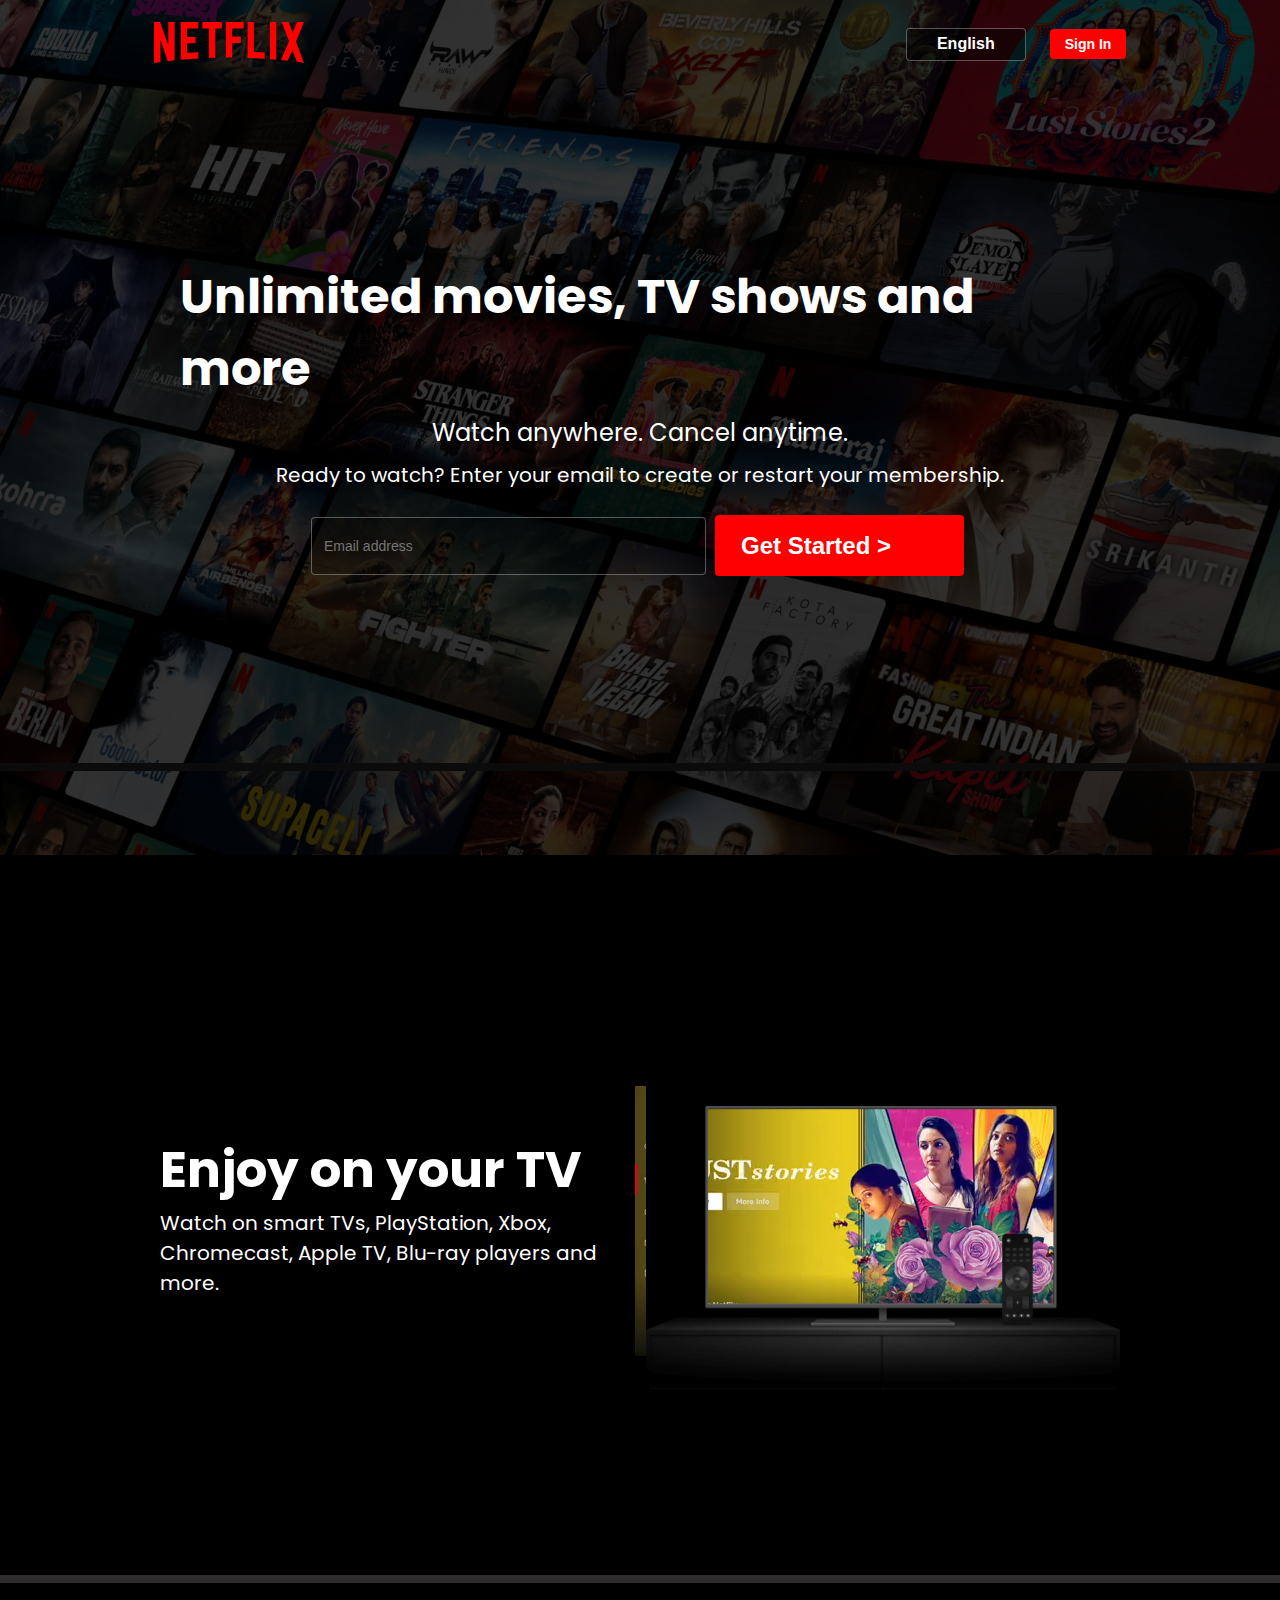
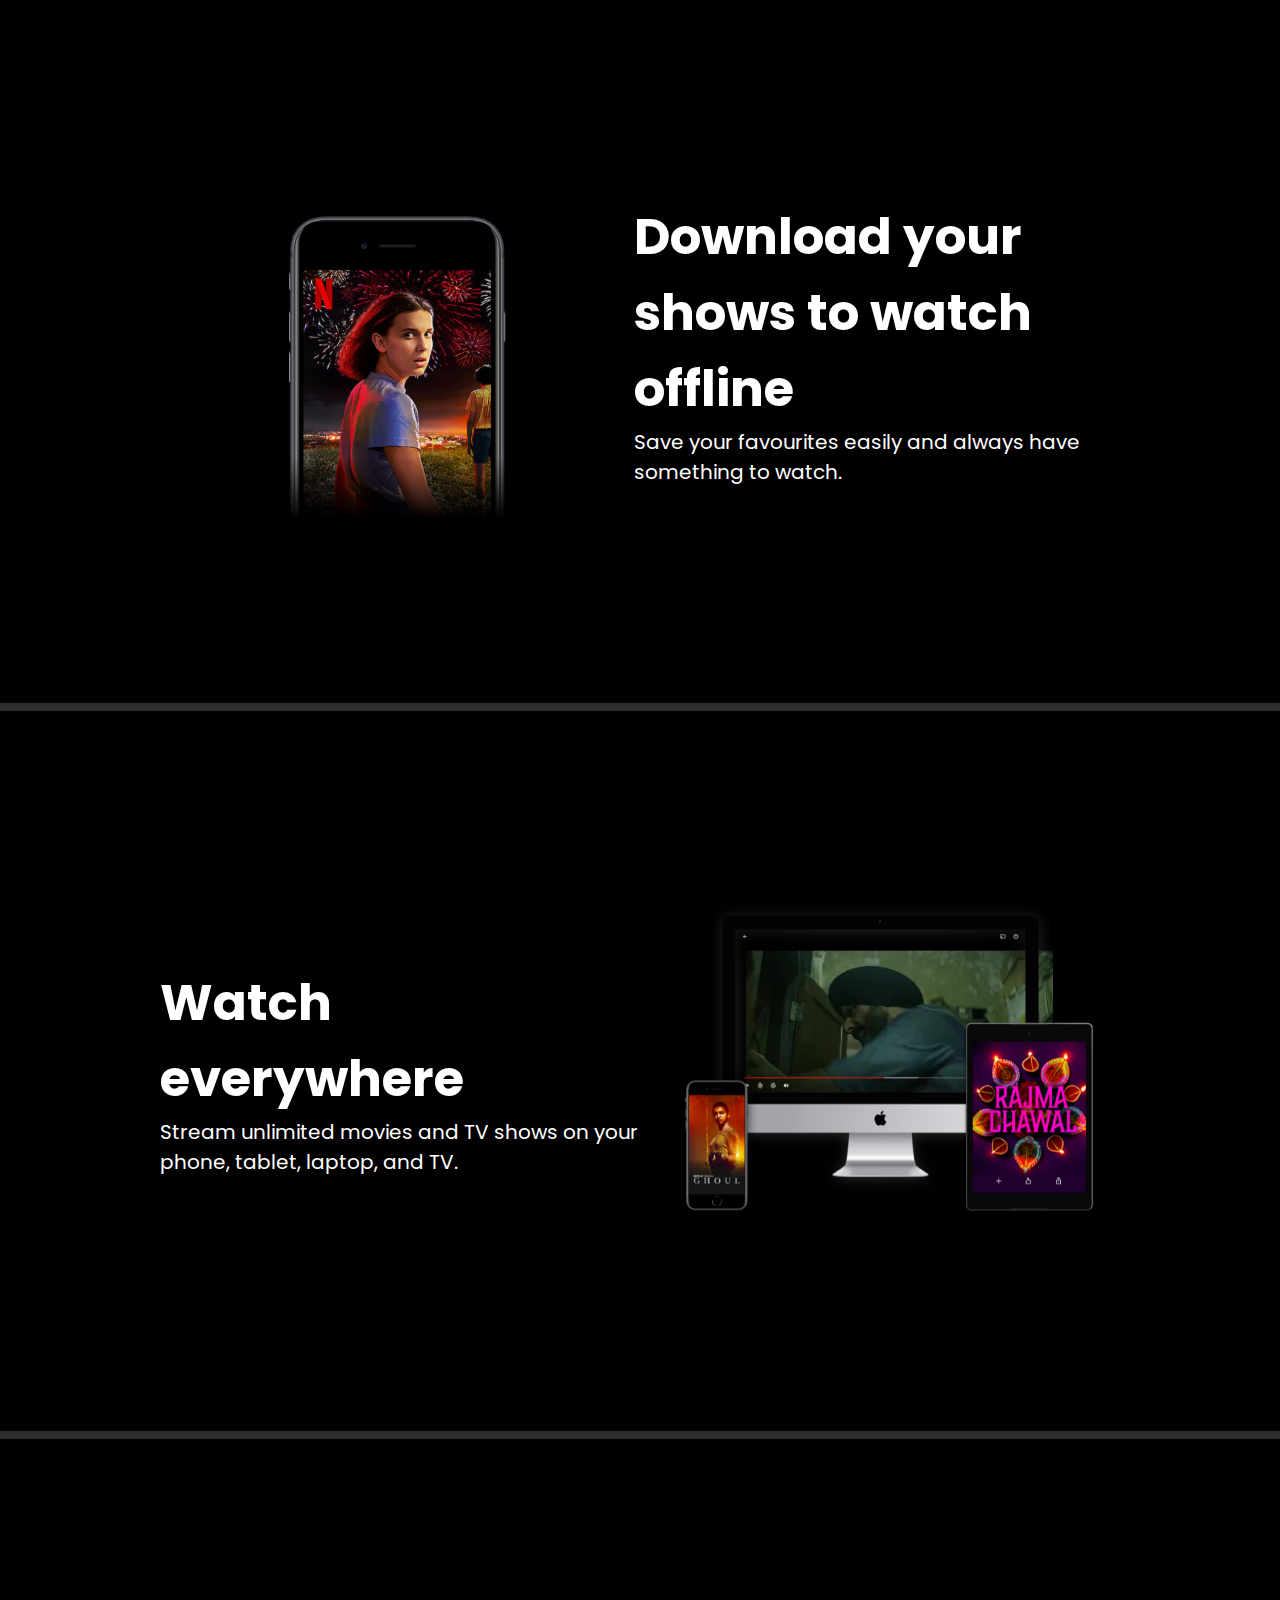
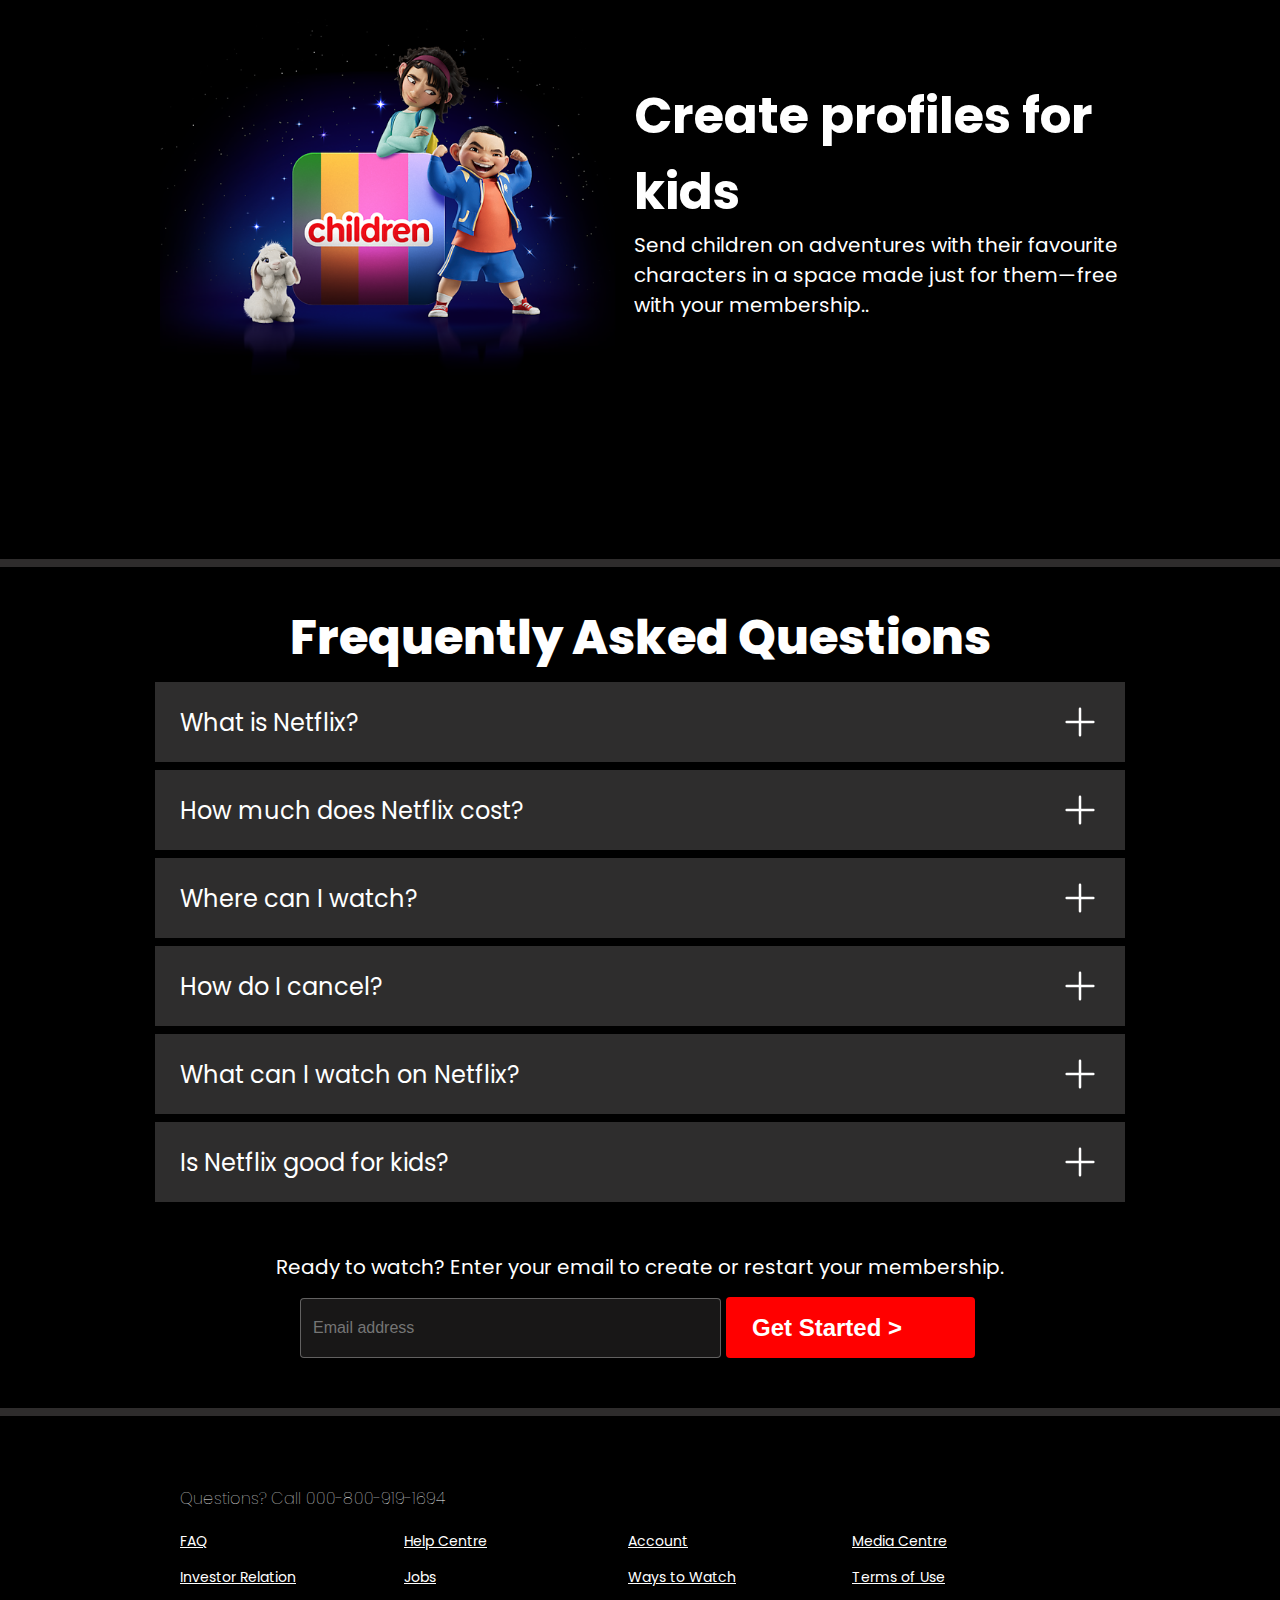
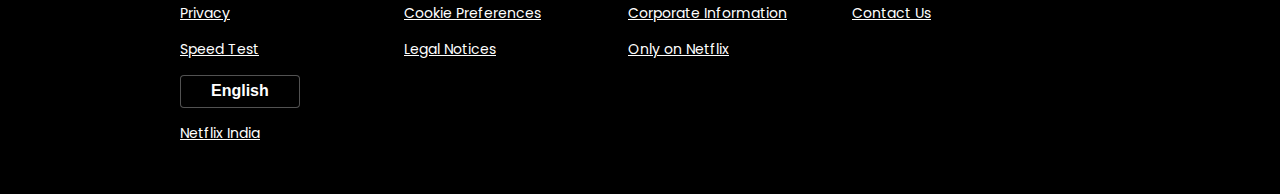
<file: Netflix Clone/index.html>
<!DOCTYPE html>
<html lang="en">

<head>
    <meta charset="UTF-8">
    <meta name="viewport" content="width=device-width, initial-scale=1.0">
    <link rel="stylesheet" href="style.css">
    <title>Netflix India – Watch TV Shows Online, Watch Movies Online</title>
</head>

<body>
    <div class="main">
        <nav>
            <span> <img src="assets/logo.svg" alt="logo"></span>
            <div>
                <button class="btn btn-english">English</button>
                <button class="btn sm-btn-red">Sign In</button>
            </div>
        </nav>
        <div class="box"></div>
        <div class="headline">
            <span>Unlimited movies, TV shows and more</span>
            <span>Watch anywhere. Cancel anytime.</span>
            <span>Ready to watch? Enter your email to create or restart your membership.</span>
            <div class="hero_buttons">
                <input type="text" placeholder="Email address">
                <span><button class="btn btn-red">Get Started &gt;</button></span>
            </div>
        </div>
        <div class="separation"></div>
    </div>
    <section class="first">
        <div class="secText">
            <span>Enjoy on your TV</span>
            <span>Watch on smart TVs, PlayStation, Xbox, Chromecast, Apple TV, Blu-ray players and more.</span>
        </div>
        <div class="secImg">
            <img src="assets/images/img1.png" alt="img1">
            <video src="assets/videos/video1.m4v" autoplay loop muted></video>
        </div>
    </section>
    <div class="separation"></div>

    <section class="second">
        <div class="secImg">
            <img src="assets/images/image2.jpg" alt="">
        </div>
        <div class="secText">
            <span>Download your shows to watch offline</span>
            <span>Save your favourites easily and always have something to watch.</span>
        </div>
    </section>
    <div class="separation"></div>
    <section class="third">
        <div class="secText">
            <span>Watch everywhere</span>
            <span>Stream unlimited movies and TV shows on your phone, tablet, laptop, and TV.</span>
        </div>
        <div class="secImg">
            <img src="assets/images/image5.png" alt="img1">
            <video src="assets/videos/video2.m4v" autoplay loop muted></video>
        </div>
    </section>
    <div class="separation"></div>
    <section class="four">
        <div class="secImg">
            <img src="assets/images/image6.png" alt="">
        </div>
        <div class="secText">
            <span>Create profiles for kids</span>
            <span>Send children on adventures with their favourite characters in a space made just for them—free with
                your membership..</span>
        </div>
    </section>
    <div class="separation"></div>
    <section class="fifth">
        <div>
            <h2>Frequently Asked Questions</h2>
        </div>
        <div class="faqbox">
            <span>What is Netflix?</span>
            <svg xmlns="http://www.w3.org/2000/svg" viewBox="0 0 24 24" width="24" height="24" color="#000000"
                fill="none">
                <path d="M12 4V20M20 12H4" stroke="currentColor" stroke-width="1.5" stroke-linecap="round"
                    stroke-linejoin="round" />
            </svg>
        </div>
        <div class="faqbox">
            <span>How much does Netflix cost?</span>
            <svg xmlns="http://www.w3.org/2000/svg" viewBox="0 0 24 24" width="24" height="24" color="#000000"
                fill="none">
                <path d="M12 4V20M20 12H4" stroke="currentColor" stroke-width="1.5" stroke-linecap="round"
                    stroke-linejoin="round" />
            </svg>
        </div>
        <div class="faqbox">
            <span>Where can I watch?</span>
            <svg xmlns="http://www.w3.org/2000/svg" viewBox="0 0 24 24" width="24" height="24" color="#000000"
                fill="none">
                <path d="M12 4V20M20 12H4" stroke="currentColor" stroke-width="1.5" stroke-linecap="round"
                    stroke-linejoin="round" />
            </svg>
        </div>
        <div class="faqbox">
            <span>How do I cancel?</span>
            <svg xmlns="http://www.w3.org/2000/svg" viewBox="0 0 24 24" width="24" height="24" color="#000000"
                fill="none">
                <path d="M12 4V20M20 12H4" stroke="currentColor" stroke-width="1.5" stroke-linecap="round"
                    stroke-linejoin="round" />
            </svg>
        </div>
        <div class="faqbox">
            <span>What can I watch on Netflix?</span>
            <svg xmlns="http://www.w3.org/2000/svg" viewBox="0 0 24 24" width="24" height="24" color="#000000"
                fill="none">
                <path d="M12 4V20M20 12H4" stroke="currentColor" stroke-width="1.5" stroke-linecap="round"
                    stroke-linejoin="round" />
            </svg>
        </div>
        <div class="faqbox">
            <span>Is Netflix good for kids?</span>
            <svg xmlns="http://www.w3.org/2000/svg" viewBox="0 0 24 24" width="24" height="24" color="#000000"
                fill="none">
                <path d="M12 4V20M20 12H4" stroke="currentColor" stroke-width="1.5" stroke-linecap="round"
                    stroke-linejoin="round" />
            </svg>
        </div>
        <div class="fifth_input">
            <span>Ready to watch? Enter your email to create or restart your membership.</span>
        </div>
        <div class="hero">
            <input type="text" placeholder="Email address">
            <span><button class="btn btn-red">Get Started &gt;</button></span>
        </div>
    </section>
    <div class="separation"></div>
    <footer>
        <div class="question">Questions? Call 000-800-919-1694</div>
        <div class="footer">
            <div class="footer_item">
                <a href="fifth">FAQ</a>
                <a href="fifth">Investor Relation</a>
                <a href="fifth">Privacy</a>
                <a href="fifth">Speed Test</a>
                <button class="btn btn-english">English</button>
                <a href="fifth">Netflix India</a>
            </div>
            <div class="footer_item">
                <a href="fifth">Help Centre</a>
                <a href="fifth">Jobs</a>
                <a href="fifth">Cookie Preferences</a>
                <a href="fifth">Legal Notices</a>
            </div>
            <div class="footer_item">
                <a href="fifth">Account</a>
                <a href="fifth">Ways to Watch</a>
                <a href="fifth">Corporate Information</a>
                <a href="fifth">Only on Netflix</a>
            </div>
            <div class="footer_item">
                <a href="fifth">Media Centre</a>
                <a href="fifth">Terms of Use</a>
                <a href="fifth">Contact Us</a>
            </div>
            
    </footer>

</body>

</html>
</file>
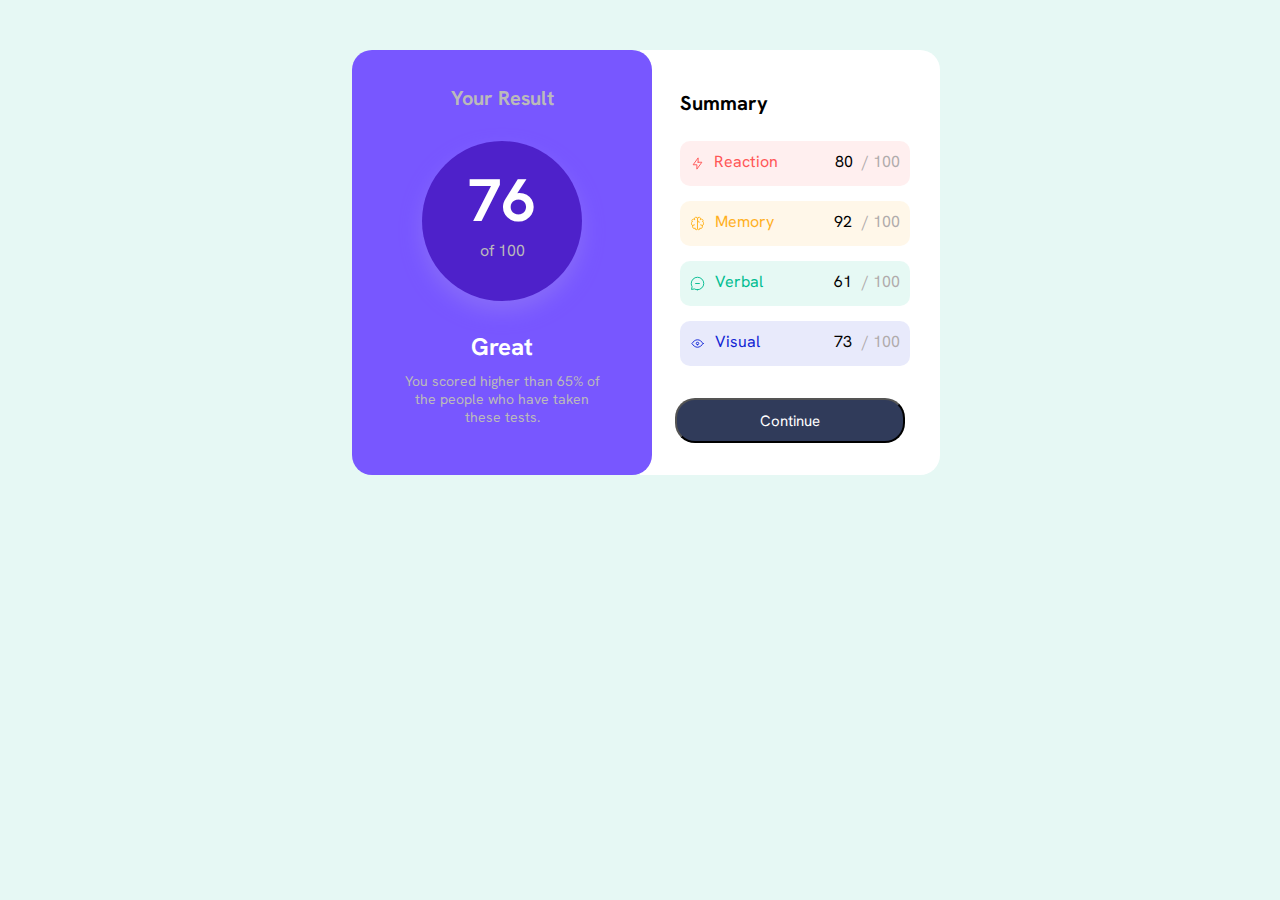
<file: project1/results-summary-component-main/index.html>
<!DOCTYPE html>
<html lang="en">
  <head>
      <meta charset="UTF-8">
      <meta name="viewport" content="width=device-width, initial-scale=1.0"> <!-- displays site properly based on user's device -->
      <link rel="icon" type="image/png" sizes="32x32" href="./assets/images/favicon-32x32.png">
      <link rel="stylesheet" href="newStyle.css">
      
          
    <title>Frontend Mentor | Results summary component</title>

  </head>
  <body>
    <div id="container">
      <div class="divs blue">
        <h2 id="YourResult">Your Result</h2>
        <div id="circle">
          <span>76</span>
          <p id="para">of 100</p>
        </div>
        <h2>Great</h2>
        <p id="para2"> You scored higher than 65% of the people who have taken these tests.</p>
      </div>













      <div class="divs white">
        <h2 id="summary">Summary</h2>
        <div id="marks1">
          <img src="icon-reaction.svg" alt="">
          <span id="main-span1">Reaction</span>
          <span id="sub-span1">80</span>
          <span id="outof1">/ 100</span>
        </div>
        <div id="marks2">
          <img src="icon-memory.svg" alt="">
          <span id="main-span2">Memory</span>
          <span id="sub-span2">92</span>
          <span id="outof2">/ 100</span>
        </div>
        <div id="marks3">
          <img src="icon-verbal.svg" alt="">
          <span id="main-span3">Verbal</span> 
          <span id="sub-span3">61</span>
          <span id="outof3">/ 100</span>
        </div>
        <div id="marks4">
          <img src="icon-visual.svg" alt="">
          <span id="main-span4">Visual</span>
          <span id="sub-span4">73</span> 
          <span id="outof4">/ 100</span>
        </div>
        <button>Continue</button>
      </div>
    </div>
      
    

      
       
  
  <!-- <div class="attribution">
    Challenge by <a href="https://www.frontendmentor.io?ref=challenge" target="_blank">Frontend Mentor</a>. 
    Coded by <a href="#">Your Name Here</a>.
  </div> -->
</body>
</html>
</file>
<file: Netflix Clone/style.css>
@import url('https://fonts.googleapis.com/css2?family=Poppins:ital,wght@0,100;0,200;0,300;0,400;0,500;0,600;0,700;0,800;0,900;1,100;1,200;1,300;1,400;1,500;1,600;1,700;1,800;1,900&display=swap');

* {
    margin: 0;
    padding: 0;
}

body {
    background-color: black;
}

.main {
    background-image: url(assets/images/bg.jpg);
    background-position: center center;
    background-repeat: no-repeat;
    background-size: cover;
    width: 100%;
    height: 95vh;
    position: relative;
}

.main .box {
    width: 100%;
    height: 95vh;
    background-color: black;
    opacity: 0.74;
    position: absolute;
    top: 0;
}

nav span img {
    width: 150px;
    color: red;
    position: relative;
    z-index: 10;

}

.main nav {
    max-width: 76vw;
    margin: auto;
    padding: 12px;
    display: flex;
    justify-content: space-between;
    align-items: center;
    height: 65px;

}

.main div button {
    position: relative;
    z-index: 10;
    cursor: pointer;
}

.headline {
    height: calc(100%-65px);
    display: flex;
    align-items: center;
    flex-direction: column;
    padding: 172px 180px;
    color: white;
    font-family: "Poppins", sans-serif;
    font-style: normal;
    position: relative;
    z-index: 10;
    gap: 10px;
}

.headline>:nth-child(1) {
    font-size: 48px;
    font-weight: 700;
}

.headline> :nth-child(2) {
    font-size: 24px;
    font-weight: 400;
}

.headline> :nth-child(3) {
    font-size: 20px;
    font-weight: 400px;
}

.separation {
    height: 8px;
    background-color: rgb(46, 44, 44);
}

.btn {
    padding: 8px 12px;
    font-weight: bold;
    color: white;
    border-style: none;
    cursor: pointer;
    
}

.btn-red {
    display: flex;
    justify-content: space-around;
    align-items: center;
    background-color: red;
    margin: 15px 5px;
    padding: 17px 73px 16px 26px;
    font-size: 24px;
    color: white;
    border-radius: 4px;
    cursor: pointer;
    
}
.sm-btn-red {
    background-color: red;
    margin-left: 20px;
    padding: 7px 15px 7px 15px;
    color: white;
    border-radius: 4px;
    font-size: 14px;
    font-weight: 600;
    cursor: pointer;

}

.btn-english{
    background-color: rgba(0, 0, 0, 0.436);
    border-radius: 4px;
    border: 1px solid rgba(255, 255, 255, 0.323);
    padding: 6px 30px 7px 30px;
    font-size: 16px;
    font-weight: 600;
    cursor: pointer;
}
.hero_buttons{
    display: flex;
    justify-content: center;
    align-items: center;
    gap: 4px;
    cursor: pointer;
    
}
.main input{
    display: flex;
    justify-content: center;
    align-items: center;
    padding-right: 90px;
    border-radius: 4px;
    border: 1px solid rgba(255, 255, 255, 0.321);
    font-size: 14px;
    color: white;
    font-weight: 400;
    background-color: rgba(0, 0, 0, 0.249);
    padding: 20px 200px 20px 12px;
    
}
.first{
    max-width: 75vw;
    margin: auto;
    height: 80vh;
    display: flex;
    justify-content: center;
    align-items: center;
    
}
.secText{
    display: flex;
    flex-direction: column;
}
.secText :nth-child(1){
    font-size: 50px;
    font-family: "Poppins", sans-serif;
    font-weight: 700;
    color: white;
}
.secText :nth-child(2){
    font-size: 20px;
    font-family: "Poppins", sans-serif;
    font-weight: 400;
    color: white;
}
.secImg{
    position: relative;
}
.secImg img{
    width: 37vw;
    position: relative;
    z-index: 10;
}
.secImg video{
    position: absolute;
    top: 51px;
    right: 5px;
}
.second{
    max-width: 75vw;
    margin: auto;
    height: 80vh;
    display: flex;
    justify-content: center;
    align-items: center;
}
.second .secImg{
    position: relative;
}
.second .secImg img{
    position: relative;
}
.third{
    max-width: 75vw;
    margin: auto;
    height: 80vh;
    display: flex;
    justify-content: center;
    align-items: center;
}
.third .secImg{
    position: relative;
}
.third .secImg img{
    width: 37vw;
    position: relative;
    z-index: 10;
}
.third .secImg video{
    position: absolute;
    top: 50px;
    left: 100px;
    right: 0px;
    width: 24vw;
}
.four{
    max-width: 75vw;
    margin: auto;
    height: 80vh;
    display: flex;
    justify-content: center;
    align-items: center;
}
.four .secImg{
    position: relative;
}
.four .secImg img{
    position: relative;
}
.fifth{
    background-color: black;
    color: white;
    padding: 35px;
    
}
.fifth div h2{
    font-family: "Poppins", sans-serif;
    font-weight: 800;
    font-size: 48px;
    text-align: center; 
}
.faqbox:hover{
    background-color: rgb(75, 75, 75);
    color: rgb(255, 255, 255);
    cursor: pointer;
}
.faqbox{
    display: flex;
    justify-content: space-between;
    align-items: center;
    background-color: rgb(46, 45, 45);
    margin: 8px 120px;
    font-family: "Poppins", sans-serif;
    font-size: 24px;
    color: white;
    padding: 20px 25px;
}
.faqbox svg{
    width: 40px;
    height: 40px;
    color: white;
}
.fifth_input{
    display:flex ;
    justify-content: center;
    align-items: center;
    flex-direction: column;
    font-family: "Poppins", sans-serif;
    font-size: 20px;
    font-weight: 400;
    margin-top: 50px;
}
.hero{
    display:flex ;
    justify-content: center;
    align-items: center;
    
}
.hero input{
    display: flex;
    justify-content: center;
    align-items: center;
    padding-right: 90px;
    border-radius: 4px;
    border: 1px solid rgba(255, 255, 255, 0.321);
    font-size: 16px;
    color: white;
    font-weight: 500;
    background-color: rgba(48, 47, 47, 0.49);
    padding: 20px 200px 20px 12px;
}
footer{
   max-width: 70vw;
   margin: 50px 180px; 
}
.question{
    color: white;
    font-family: "Poppins", sans-serif;
    font-size: 16px;
    font-weight: 100;
    padding: 20px 0px

}
 .footer{
    display: grid;
    grid-template-columns: 1fr 1fr 1fr 1fr;
    
}
.footer_item{
    display: flex;
    align-items:flex-start;
    flex-direction: column;
    gap: 15px;
    
}
.footer_item a{
    font-family: "Poppins", sans-serif;
    font-size: 14px;
    font-weight: 400;
    color: white;
}
@media only screen and (max-width:1024px) {
    .main {
        height: 110vh;
        
    }
    
    .main .box {
        height: 110vh;
        
    }
    
    nav span img {
        width: 150px;
    }
    
    .main nav {
        max-width: 94vw;
        margin: auto;
        padding: 12px;
        height: 65px;
    
    }
    
    .headline {
        height: calc(100%-65px);
        padding: 139px 42px;
        gap: 10px;
    }
    
    .headline>:nth-child(1) {
        font-size: 48px;
        font-weight: 700;
    }
    
    .headline> :nth-child(2) {
        font-size: 24px;
        font-weight: 400;
    }
    
    .headline> :nth-child(3) {
        font-size: 20px;
        font-weight: 400px;
    }
    
    .separation {
        height: 8px;
        background-color: rgb(46, 44, 44);
    }
    
    .btn {
        padding: 8px 12px;
        font-weight: bold;
        color: white;
        border-style: none;
        
    }
    
    .btn-red {
        display: flex;
        justify-content: space-around;
        align-items: center;
        background-color: red;
        margin: 15px 5px;
        padding: 17px 73px 16px 26px;
        font-size: 24px;
        color: white;
        border-radius: 4px;
        
    }
    .sm-btn-red {
        background-color: red;
        margin-left: 20px;
        padding: 7px 15px 7px 15px;
        color: white;
        border-radius: 4px;
        font-size: 14px;
        font-weight: 600;
    
    }
    
    .btn-english{
        background-color: rgba(0, 0, 0, 0.436);
        border-radius: 4px;
        border: 1px solid rgba(255, 255, 255, 0.323);
        padding: 6px 30px 7px 30px;
        font-size: 16px;
        font-weight: 600;
    }
    .hero_buttons{
        display: flex;
        justify-content: center;
        align-items: center;
        gap: 4px;
        
    }
    .main input{
        padding-right: 90px;
        font-size: 14px;
        color: white;
        font-weight: 400;
        padding: 20px 200px 20px 12px;
    }
    .first{
        max-width: 94vw;
        margin: auto;
        height: 80vh;
        
    }
    .secText{
        display: flex;
        flex-direction: column;
    }
    .secText :nth-child(1){
        font-size: 50px;
        font-family: "Poppins", sans-serif;
        font-weight: 700;
        color: white;
    }
    .secText :nth-child(2){
        width: 450px;
        font-size: 20px;
        font-family: "Poppins", sans-serif;
        font-weight: 400;
        color: white;
    }
    .secImg img{
        width: 37vw;

    }
    .secImg video{
        width: 325px;
        top: 51px;
        right: 5px;
    }
    .second{
        max-width: 75vw;
        margin: auto;
        height: 80vh;
        
    }
    .second .secImg{
        position: relative;
    }
    .second .secImg img{
        position: relative;
    }
    .third{
        max-width: 84vw;
        margin: 0px 68px;
        height: 80vh;
    }
    .third .secImg img{
        width: 45vw;   
    }
    .third .secImg video{
        position: absolute;
        top: 25px;
        left: 70px;
        right: 0px;
        width: 32vw;
        height: 165px;
    }
    .four{
        max-width: 75vw;
        margin: auto;
        height: 80vh;
    }
    .fifth{
        background-color: black;
        color: white;
        padding: 35px;
        
    }
    .fifth div h2{
        font-family: "Poppins", sans-serif;
        font-weight: 800;
        font-size: 48px;
        text-align: center; 
    }
    .faqbox:hover{
        background-color: rgb(75, 75, 75);
        color: rgb(255, 255, 255);
        cursor: pointer;
    }
    .faqbox{
        background-color: rgb(46, 45, 45);
        margin: 8px 0;
        font-family: "Poppins", sans-serif;
        font-size: 24px;
        color: white;
        padding: 20px 25px;
    }
    .faqbox svg{
        width: 40px;
        height: 40px;
        color: white;
    }
    .fifth_input{
        font-family: "Poppins", sans-serif;
        font-size: 20px;
        font-weight: 400;
        margin-top: 50px;
    }
    .hero input{
        padding-right: 90px;
        border-radius: 4px;
        border: 1px solid rgba(255, 255, 255, 0.321);
        font-size: 16px;
        color: white;
        font-weight: 500;
        background-color: rgba(48, 47, 47, 0.49);
        padding: 20px 200px 20px 12px;
    }
    footer{
        max-width: 96vw;
        margin: 50px 35px;
    }
    .question{
        color: white;
        font-family: "Poppins", sans-serif;
        font-size: 16px;
        font-weight: 100;
        padding: 20px 0px
    
    }
    .footer{
        display: grid;
        grid-template-columns: 1fr 1fr 1fr 1fr;
        
    }
    .footer_item a{
        font-family: "Poppins", sans-serif;
        font-size: 14px;
        font-weight: 400;
        color: white;
    }
}
@media only screen and (max-width:768px) {
    .main {
        height: 91vh;
        
    }
    
    .main .box {
        height: 91vh;
        
    }
    
    nav span img {
        width: 89px;
    }
    
    .main nav {
        max-width: 91vw;
        margin: auto;
        padding: 12px;
        height: 65px;
    
    }
    
    .headline {
        height: calc(100%-65px);
        padding: 104px 42px;
        gap: 10px;
    }
    
    .headline>:nth-child(1) {
        font-size: 32px;
        font-weight: 700;
    }
    
    .headline> :nth-child(2) {
        font-size: 18px;
        font-weight: 400;
    }
    
    .headline> :nth-child(3) {
        font-size: 18px;
        font-weight: 400px;
    }
    
    .separation {
        height: 8px;
        background-color: rgb(46, 44, 44);
    }
    
    .btn {
        padding: 8px 12px;
        font-weight: bold;
        color: white;
        border-style: none;
        
    }
    
    .btn-red {
        display: flex;
        justify-content: space-around;
        align-items: center;
        background-color: red;
        margin: 15px 5px;
        padding: 17px 73px 16px 26px;
        font-size: 24px;
        color: white;
        border-radius: 4px;
        
    }
    .sm-btn-red {
        background-color: red;
        margin-left: 20px;
        padding: 7px 15px 7px 15px;
        color: white;
        border-radius: 4px;
        font-size: 14px;
        font-weight: 600;
    
    }
    
    .btn-english{
        background-color: rgba(0, 0, 0, 0.436);
        border-radius: 4px;
        border: 1px solid rgba(255, 255, 255, 0.323);
        padding: 6px 30px 7px 30px;
        font-size: 16px;
        font-weight: 600;
    }
    .hero_buttons{
        display: flex;
        justify-content: center;
        align-items: center;
        gap: 4px;
        
    }
    .main input{
        padding-right: 90px;
        font-size: 14px;
        color: white;
        font-weight: 400;
        padding: 20px 200px 20px 12px;
    }
    .first{
        max-width: 95vw;
        margin: 23px;
        height: 95vh;
        display: flex;
        flex-direction: column;
        align-items: center;
        
    }
    .secText{
        display: flex;
        flex-direction: column;
        align-items: center;
        text-align: center;
        margin-bottom: 20px;
    }
    .secText :nth-child(1){
        font-size: 32px;
        font-family: "Poppins", sans-serif;
        font-weight: 700;
        color: white;
        margin: 0; 
    }
    .secText :nth-child(2){
        width: 90%; /* Make the description text responsive */
        font-size: 16px;
        font-family: "Poppins", sans-serif;
        font-weight: 400;
        color: white;
        margin: 10px 0 0;
    }
    .secImg{
        display: flex;
        flex-direction: column;
        align-items: center;
    }
    .secImg img{
        width: 60vw;
        margin-bottom: 20px;
    }
    .secImg video{
        width: 45vw;
        top: 65px;
        right: 54px;

    }
    .second{
        max-width: 95vw;
        margin: 23px;
        height: 80vh;
        display: flex;
        flex-direction: column;
        align-items: center;
        
    }
    .secText{
        display: flex;
        flex-direction: column;
        align-items: center;
        text-align: center;
        margin-bottom: 20px;
    }
    .secText :nth-child(1){
        font-size: 32px;
        font-family: "Poppins", sans-serif;
        font-weight: 700;
        color: white;
        margin: 0; 
    }
    .secText :nth-child(2){
        width: 90%; 
        font-size: 16px;
        font-family: "Poppins", sans-serif;
        font-weight: 400;
        color: white;
        margin: 10px 0 0;
    }
    .secImg{
        display: flex;
        flex-direction: column;
        align-items: center;
    }
    .secImg img{
        width: 60vw;
        margin-bottom: 20px;
    }
    .third{
        max-width: 95vw;
        margin: 23px;
        height: 80vh;
        display: flex;
        flex-direction: column;
        align-items: center;
    }
    .third .secImg img{
        width: 60vw;   
    }
    .third .secImg video{
        position: absolute;
        top: 25px;
        left: 76px;
        right: 0px;
        width: 38vw;
        height: 165px;
    }
    .four{
        max-width: 95vw;
        margin: 23px;
        height: 80vh;
        display: flex;
        flex-direction: column;
        align-items: center;
    }
    .fifth{
        background-color: black;
        color: white;
        padding: 35px;
        
    }
    .fifth div h2{
        font-family: "Poppins", sans-serif;
        font-weight: 800;
        font-size: 32px;
        text-align: center; 
    }
    .faqbox:hover{
        background-color: rgb(75, 75, 75);
        color: rgb(255, 255, 255);
        cursor: pointer;
    }
    .faqbox{
        background-color: rgb(46, 45, 45);
        margin: 8px 0;
        font-family: "Poppins", sans-serif;
        font-size: 18px;
        color: white;
        padding: 20px 25px;
    }
    .faqbox svg{
        width: 30px;
        height: 30px;
        color: white;
    }
    .fifth_input{
        font-family: "Poppins", sans-serif;
        font-size: 18px;
        font-weight: 400;
        margin-top: 50px;
        text-align: center;
    }
    .hero input{
        padding-right: 90px;
        border-radius: 4px;
        border: 1px solid rgba(255, 255, 255, 0.321);
        font-size: 16px;
        color: white;
        font-weight: 600;
        background-color: rgba(48, 47, 47, 0.49);
        padding: 20px 200px 20px 12px;
    }
    footer{
        max-width: 96vw;
        margin: 50px 35px;
    }
    .footer{
        display: grid;
        grid-template-columns: 1fr 1fr 1fr 1fr;
        
    }
    .question{
        color: white;
        font-family: "Poppins", sans-serif;
        font-size: 16px;
        font-weight: 100;
        padding: 20px 0px
    
    }
    .footer_item a{
        font-family: "Poppins", sans-serif;
        font-size: 14px;
        font-weight: 400;
        color: white;
    }
}
@media only screen and (max-width:320px) {
    .main {
        height: 98vh;
        
    }
    
    .main .box {
        height: 98vh;
        
    }
    
    nav span img {
        width: 89px;
    }
    
    .main nav {
        max-width: 86vw;
        margin: auto;
        padding: 12px;
        height: 65px;

    
    }
    
    .headline {
        height: calc(100%-65px);
        padding: 99px 10px;
        gap: 10px;
    }
    
    .headline>:nth-child(1) {
        font-size: 30px;
        font-weight: 700;
        text-align: center;
    }
    
    .headline> :nth-child(2) {
        font-size: 18px;
        font-weight: 400;
        text-align: center;
    }
    
    .headline> :nth-child(3) {
        font-size: 15px;
        font-weight: 400px;
        text-align: center;
    }
    
    .separation {
        height: 8px;
        background-color: rgb(46, 44, 44);
    }
    
    .btn {
        padding: 8px 12px;
        font-weight: bold;
        color: white;
        border-style: none;
    }
    
    .btn-red {
        background-color: red;
        margin: 15px 0px;
        padding: 17px 10px;
        font-size: 12px;
        color: white;
        border-radius: 4px;
        text-align: center;
    }
    
    .sm-btn-red {
        background-color: red;
        margin-left: 4px;
        padding: 7px 15px;
        color: white;
        border-radius: 4px;
        font-size: 14px;
        font-weight: 600;
    }
    
    .btn-english {
        background-color: rgba(0, 0, 0, 0.436);
        border-radius: 4px;
        border: 1px solid rgba(255, 255, 255, 0.323);
        padding: 6px 12px;
        font-size: 16px;
        font-weight: 600;
    }
    
    .hero_buttons {
        display: flex;
        justify-content: center;
        align-items: center;
        gap: 4px;
    }
    
    .main input {
        display: flex;
        justify-content: center;
        align-items: center;
        flex-direction: column;
        padding-right: 90px;
        font-size: 14px;
        color: white;
        font-weight: 400;
        padding:15px 0 15px 0;
    }
    
    .first{
        max-width: 95vw;
        margin: 23px;
        height: 70vh;
        display: flex;
        flex-direction: column;
        align-items: center;
        
    }
    .secText{
        display: flex;
        flex-direction: column;
        align-items: center;
        text-align: center;
        margin-bottom: 20px;
    }
    .secText :nth-child(1){
        font-size: 32px;
        font-family: "Poppins", sans-serif;
        font-weight: 700;
        color: white;
        margin: 0; 
    }
    .secText :nth-child(2){
        width: 90%; 
        font-size: 16px;
        font-family: "Poppins", sans-serif;
        font-weight: 400;
        color: white;
        margin: 10px 0 0;
    }
    .secImg{
        display: flex;
        flex-direction: column;
        align-items: center;
    }
    .secImg img{
        width: 85vw;
        margin-bottom: 20px;
    }
    .secImg video{
        width: 63vw;
        top: 44px;
        right: 37px;

    }
    .second{
        max-width: 95vw;
        margin: 23px;
        height: 80vh;
        display: flex;
        flex-direction: column;
        align-items: center;
        
    }
    .secText{
        display: flex;
        flex-direction: column;
        align-items: center;
        text-align: center;
        margin-bottom: 20px;
    }
    .secText :nth-child(1){
        font-size: 32px;
        font-family: "Poppins", sans-serif;
        font-weight: 700;
        color: white;
        margin: 0; 
    }
    .secText :nth-child(2){
        width: 90%; 
        font-size: 16px;
        font-family: "Poppins", sans-serif;
        font-weight: 400;
        color: white;
        margin: 10px 0 0;
    }
    .secImg{
        display: flex;
        flex-direction: column;
        align-items: center;
    }
    .secImg img{
        width: 80vw;
        margin-bottom: 20px;
    }
    .third{
        max-width: 95vw;
        margin: 23px;
        height: 70vh;
        display: flex;
        flex-direction: column;
        align-items: center;
    }
    .third .secImg img{
        width: 85vw;   
    }
    .third .secImg video{
        position: absolute;
        left: 52px;
        right: 0px;
        width: 54vw;
        height: 129px;
    }
    .four{
        max-width: 95vw;
        margin: 23px;
        height: 80vh;
        display: flex;
        flex-direction: column;
        align-items: center;
    }
    .fifth{
        background-color: black;
        color: white;
        padding: 15px;
        
    }
    .fifth div h2{
        font-family: "Poppins", sans-serif;
        font-weight: 800;
        font-size: 27px;
        text-align: center; 
    }
    .faqbox:hover{
        background-color: rgb(75, 75, 75);
        color: rgb(255, 255, 255);
        cursor: pointer;
    }
    .faqbox{
        background-color: rgb(46, 45, 45);
        margin: 8px 0px;
        font-family: "Poppins", sans-serif;
        font-size: 18px;
        color: white;
        padding: 20px 8px;
    }
    .faqbox svg{
        width: 30px;
        height: 30px;
        color: white;
    }
    .fifth_input{
        font-family: "Poppins", sans-serif;
        font-size: 18px;
        font-weight: 400;
        margin-top: 50px;
        text-align: center;
    }
    .hero input{
        display: flex;
        justify-content: center;
        align-items: center;
        flex-direction: column;
        padding-right: 90px;
        font-size: 14px;
        color: white;
        font-weight: 400;
        padding:15px 0 15px 0;
    }
    .btn-red{
        background-color: red;
        margin: 15px 6px;
        padding: 17px 10px;
        font-size: 13px;
        color: white;
        border-radius: 4px;
        text-align: center;
    }
    footer{
        max-width: 96vw;
        margin: 50px 35px;
    }
    .footer{
        display: grid;
        grid-template-columns: 1fr 1fr ;
        
    }
    .question{
        color: white;
        font-family: "Poppins", sans-serif;
        font-size: 16px;
        font-weight: 100;
        padding: 20px 0px
    
    }
    .footer_item a{
        font-family: "Poppins", sans-serif;
        font-size: 14px;
        font-weight: 400;
        color: white;
    }
}
</file>
<file: project1/results-summary-component-main/newStyle.css>
@import url('https://fonts.googleapis.com/css2?family=Hanken+Grotesk:ital,wght@0,100..900;1,100..900&display=swap');

*{
    font-family: Hanken Grotesk;
}
body{
    background-color: hsla(166, 100%, 37%, 0.099);
}
#container{
    display: flex;
    justify-content: center;
    margin-top: 50px;
    
}
.divs{
    width: 300px;
    height: 425px;  
}

.blue{
    background-color: hsl(252, 100%, 67%);
    border-radius: 20px;
    color: white;
    position: relative;
    left: 12px;
    
}
.blue h2 {
    text-align: center;
    margin-top: 30px;
    margin-bottom: 10px;
    
    
}
.para{
    text-align: center;
    font-size: 16px;
    margin:  50px;
}
#YourResult{
    color: rgb(187, 186, 186);
    margin-top: 35px;
    text-align: center;
    font-size: 20px;

}

#circle{
    width: 120px;
    height: 120px;
    border-radius: 50%;
    background-color: hsla(256, 72%, 46%, 1);
    box-shadow: 0px 10px 20px hsl(252, 92%, 70%);
    margin-left: 70px;
    margin-top: 30px;
    padding: 20px;
    text-align: center;

}
.blue span{
    text-align: center;
    font-size: 60px;
    font-weight:bold; 
    
     
}
#para{
    color: rgb(187, 186, 186);
    margin: 1px 5px;  
}
#para2{
    color: rgb(187, 186, 186);
    text-align: center;
    font-size: 14px;
    margin:0px 50px;
}


.white{
    border-radius: 0px 20px 20px 0px;
    background-color: white;
    
}
#summary{
    margin-top: 40px;
    margin-bottom: 25px;
    margin-left: 40px;
    font-size: 20px;

}

#marks1{
    width: 230px;
    height: 45px;
    margin: 15px ;
    margin-left: 40px;
    border-radius: 10px;
    display: flex;
    justify-content: space-between; 
    background-color: hsla(0, 100%, 67%, 0.099);
}
#marks2{
    width: 230px;
    height: 45px;
    margin: 15px ;
    margin-left: 40px;
    border-radius: 10px;
    display: flex;
    justify-content: space-between; 
    background-color: hsla(39, 100%, 56%, 0.099)
}
#marks3{
    width: 230px;
    height: 45px;
    margin: 15px ;
    margin-left: 40px;
    border-radius: 10px;
    display: flex;
    justify-content: space-between; 
    background-color: hsla(166, 100%, 37%, 0.099);
}
#marks4{
    width: 230px;
    height: 45px;
    margin: 15px ;
    margin-left: 40px;
    border-radius: 10px;
    display: flex;
    justify-content: space-between; 
    background-color: hsla(234, 85%, 45%, 0.099)
}



#main-span1{
    padding-top: 10px;
    color: hsl(0, 100%, 67%);
    
}
#main-span2{
    padding-top: 10px;
    color: hsl(39, 100%, 56%);
    
}
#main-span3{
    padding-top: 10px;
    color: hsl(166, 100%, 37%);
}
#main-span4{
    padding-top: 10px;
    color: hsl(234, 85%, 45%);
}

#sub-span1{
    color:black;
    margin-left: 48px;
    padding-top: 10px;
}
#sub-span2{
    color:black;
    margin-left: 50px;
    padding-top: 10px;
}
#sub-span3{
    color:black;
    margin-left: 62px;
    padding-top: 10px;
}
#sub-span4{
    color:black;
    margin-left: 65px;
    padding-top: 10px;
}

#outof1{
    color:rgb(176, 171, 171) ;
    margin-right: 10px;
    margin-top: 10px;
}
#outof2{
    color:rgb(176, 171, 171) ;
    margin-right: 10px;
    margin-top: 10px;
}
#outof3{
    color:rgb(176, 171, 171) ;
    margin-right: 10px;
    margin-top: 10px;
}
#outof4{
    color:rgb(176, 171, 171) ;
    margin-right: 10px;
    margin-top: 10px;
}

img{
    margin-left: 10px;
    width: 15px;
}
button{
    width: 230px;
    height: 45px;
    border-radius: 20px;
    color: white;
    background-color: hsl(224, 30%, 27%);
    margin-left: 35px;
    margin-top: 17px;
    font-size: 15px;
}
</file>
